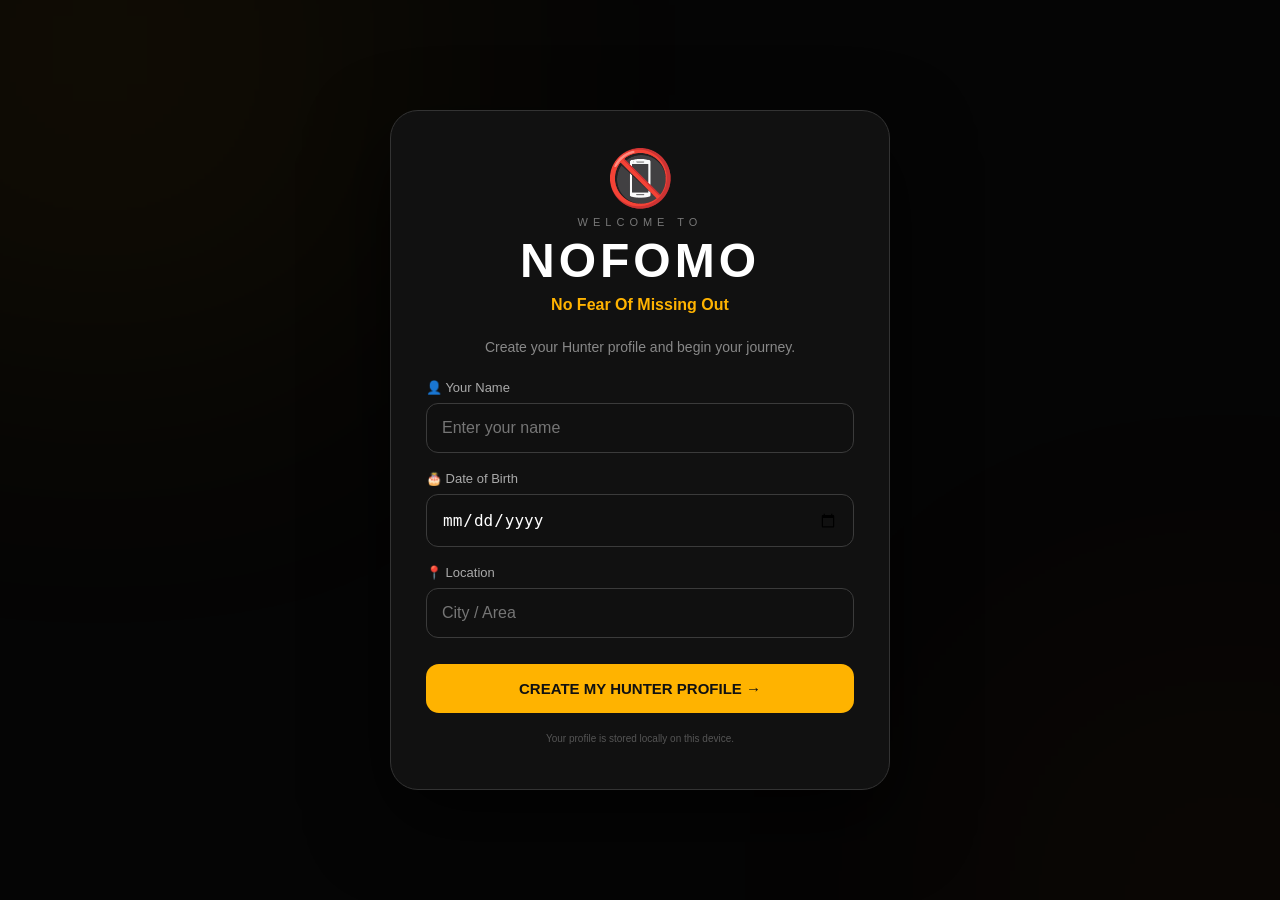
<file: index.html>
<!DOCTYPE html>
<html lang="en">
<head>
    <meta charset="UTF-8">
    <meta name="viewport" content="width=device-width, initial-scale=1.0">

    <title>NOFOMO — Create Your Profile</title>

    <style>
        * {
            box-sizing: border-box;
        }

        body {
            margin: 0;
            min-height: 100vh;
            font-family: Arial, sans-serif;
            background: #050505;
            color: white;

            display: flex;
            align-items: center;
            justify-content: center;

            overflow: hidden;
        }

        /* Background glow */

        body::before {
            content: "";
            position: fixed;

            width: 500px;
            height: 500px;

            background: #ffb300;
            filter: blur(180px);

            opacity: 0.08;

            top: -200px;
            left: -150px;

            pointer-events: none;
        }

        body::after {
            content: "";
            position: fixed;

            width: 400px;
            height: 400px;

            background: #ff6f00;
            filter: blur(180px);

            opacity: 0.06;

            right: -150px;
            bottom: -200px;

            pointer-events: none;
        }

        /* Main card */

        .card {
            width: 92%;
            max-width: 500px;

            padding: 35px;

            background: rgba(18, 18, 18, 0.95);

            border: 1px solid #333;
            border-radius: 28px;

            box-shadow:
                0 30px 80px rgba(0, 0, 0, 0.7);

            text-align: center;

            position: relative;
            z-index: 2;
        }

        /* Logo */

        .logo {
            font-size: 55px;

            margin-bottom: 5px;

            animation: float 3s ease-in-out infinite;
        }

        .welcome {
            color: #777;

            font-size: 11px;

            letter-spacing: 5px;

            margin: 5px 0;
        }

        h1 {
            margin: 0;

            font-size: 48px;

            letter-spacing: 4px;
        }

        .tagline {
            color: #ffb300;

            font-weight: bold;

            margin-top: 8px;
        }

        .description {
            color: #888;

            font-size: 14px;

            margin: 25px 0;
        }

        /* Form */

        .form-group {
            text-align: left;

            margin-bottom: 18px;
        }

        label {
            display: block;

            color: #aaa;

            font-size: 13px;

            margin-bottom: 8px;
        }

        input {
            width: 100%;

            padding: 15px;

            border-radius: 12px;

            border: 1px solid #3b3b3b;

            background: #101010;

            color: white;

            font-size: 16px;

            outline: none;
        }

        input:focus {
            border-color: #ffb300;

            box-shadow:
                0 0 15px rgba(255, 179, 0, 0.12);
        }

        /* Button */

        .continue-button {
            width: 100%;

            padding: 16px;

            margin-top: 8px;

            border: none;

            border-radius: 13px;

            background: #ffb300;

            color: #111;

            font-size: 15px;

            font-weight: bold;

            cursor: pointer;

            transition: 0.2s;
        }

        .continue-button:hover {
            transform: translateY(-2px);

            box-shadow:
                0 10px 30px rgba(255, 179, 0, 0.25);
        }

        /* Profile preview */

        #profilePreview {
            display: none;

            margin-top: 25px;

            padding: 20px;

            background: #101010;

            border: 1px solid #292929;

            border-radius: 18px;
        }

        .avatar {
            width: 70px;
            height: 70px;

            margin: 0 auto 15px;

            display: flex;

            align-items: center;
            justify-content: center;

            border-radius: 50%;

            background: #ffb300;

            color: #111;

            font-size: 30px;

            font-weight: bold;
        }

        .profile-name {
            font-size: 22px;

            font-weight: bold;
        }

        .profile-info {
            color: #777;

            font-size: 13px;

            margin-top: 7px;
        }

        .enter-button {
            width: 100%;

            padding: 16px;

            margin-top: 20px;

            border: none;

            border-radius: 13px;

            background: #ffb300;

            color: #111;

            font-size: 15px;

            font-weight: bold;

            cursor: pointer;
        }

        .privacy {
            color: #555;

            font-size: 10px;

            margin-top: 20px;
        }

        /* Animation */

        @keyframes float {

            0%, 100% {
                transform: translateY(0);
            }

            50% {
                transform: translateY(-8px);
            }

        }

        @media (max-width: 500px) {

            .card {
                padding: 25px 18px;
            }

            h1 {
                font-size: 40px;
            }

        }
    </style>
</head>

<body>

<div class="card">

    <!-- NOFOMO HEADER -->

    <div class="logo">
        📵
    </div>

    <p class="welcome">
        WELCOME TO
    </p>

    <h1>
        NOFOMO
    </h1>

    <p class="tagline">
        No Fear Of Missing Out
    </p>

    <p class="description">
        Create your Hunter profile and begin your journey.
    </p>


    <!-- PROFILE FORM -->

    <div id="profileForm">

        <div class="form-group">

            <label for="name">
                👤 Your Name
            </label>

            <input
                id="name"
                type="text"
                placeholder="Enter your name"
                maxlength="30"
            >

        </div>


        <div class="form-group">

            <label for="dob">
                🎂 Date of Birth
            </label>

            <input
                id="dob"
                type="date"
            >

        </div>


        <div class="form-group">

            <label for="location">
                📍 Location
            </label>

            <input
                id="location"
                type="text"
                placeholder="City / Area"
                maxlength="50"
            >

        </div>


        <button
            class="continue-button"
            onclick="createProfile()"
        >
            CREATE MY HUNTER PROFILE →
        </button>

    </div>


    <!-- PROFILE PREVIEW -->

    <div id="profilePreview">

        <div
            class="avatar"
            id="avatar"
        >
            ?
        </div>

        <div
            class="profile-name"
            id="profileName"
        >
            Hunter
        </div>

        <div
            class="profile-info"
            id="profileDOB"
        >
        </div>

        <div
            class="profile-info"
            id="profileLocation"
        >
        </div>


        <button
            class="enter-button"
            onclick="enterApp()"
        >
            🚀 ENTER NOFOMO
        </button>

    </div>


    <p class="privacy">
        Your profile is stored locally on this device.
    </p>

</div>


<script>

function createProfile() {

    const name =
        document.getElementById("name")
        .value.trim();

    const dob =
        document.getElementById("dob")
        .value;

    const location =
        document.getElementById("location")
        .value.trim();


    /* Validate name */

    if (name === "") {

        alert("Please enter your name.");

        return;
    }


    /* Validate date of birth */

    if (dob === "") {

        alert("Please select your date of birth.");

        return;
    }


    /* Validate location */

    if (location === "") {

        alert("Please enter your location.");

        return;
    }


    /* Show avatar */

    document.getElementById("avatar")
        .textContent =
        name.charAt(0).toUpperCase();


    /* Show name */

    document.getElementById("profileName")
        .textContent = name;


    /* Show DOB */

    document.getElementById("profileDOB")
        .textContent =
        "🎂 " + dob;


    /* Show location */

    document.getElementById("profileLocation")
        .textContent =
        "📍 " + location;


    /* Hide form */

    document.getElementById("profileForm")
        .style.display = "none";


    /* Show profile */

    document.getElementById("profilePreview")
        .style.display = "block";

}


/* ENTER NOFOMO */

function enterApp() {

    const name =
        document.getElementById("name")
        .value.trim();

    const dob =
        document.getElementById("dob")
        .value;

    const location =
        document.getElementById("location")
        .value.trim();


    /* Save profile */

    const profile = {

        name: name,

        dateOfBirth: dob,

        location: location,

        xp: 0,

        rank: "F",

        streak: 0,

        totalAwayMinutes: 0,

        bestStreak: 0,

        createdAt:
            new Date().toISOString()

    };


    localStorage.setItem(
        "nofomoProfile",
        JSON.stringify(profile)
    );


    localStorage.setItem(
        "nofomoOnboardingComplete",
        "true"
    );


    /*
       Your existing app should be
       named dashboard.html
    */

    window.location.href =
        "dashboard.html";
}

</script>

</body>
</html>
</file>
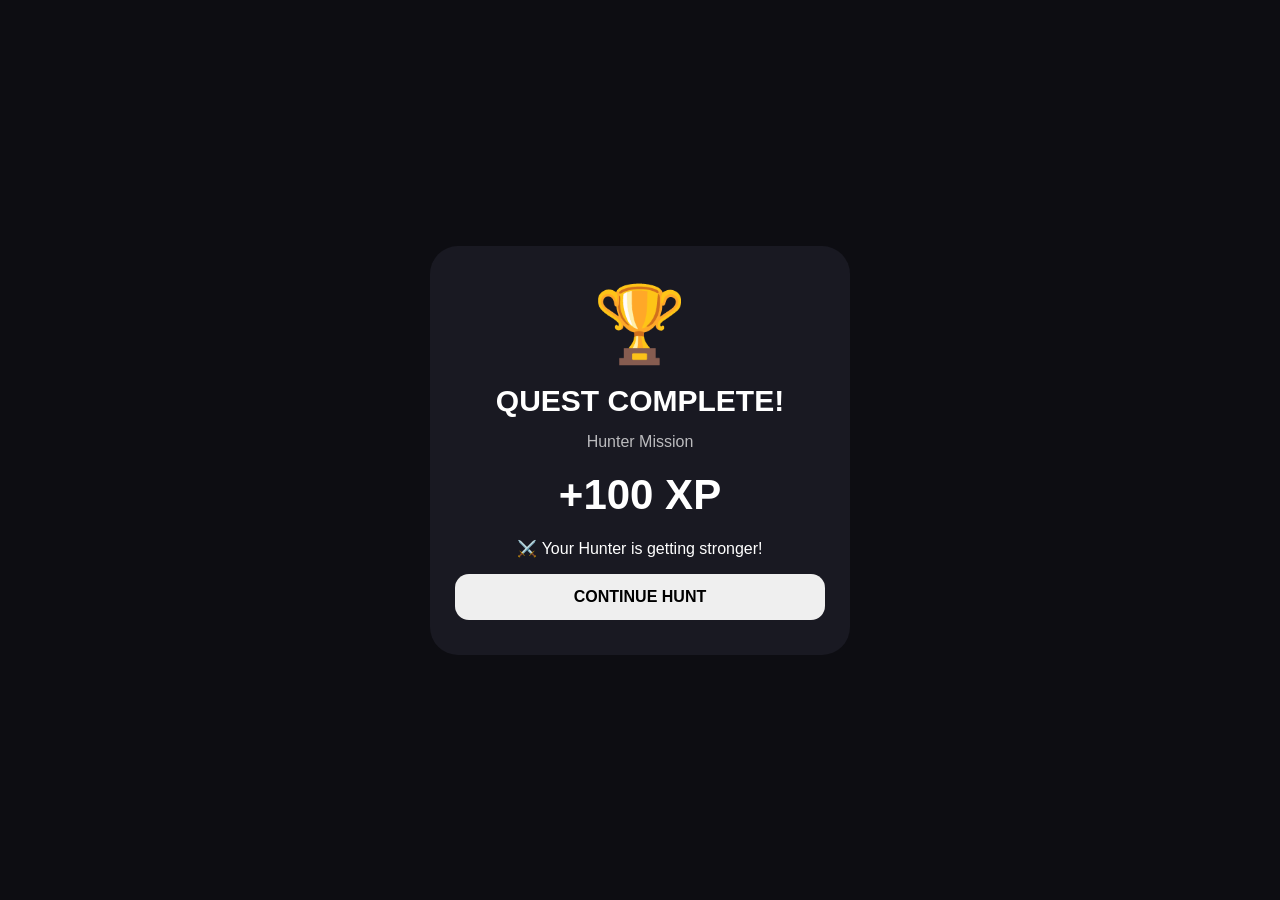
<file: congratulations.html>
<!DOCTYPE html>
<html>
<head>

    <title>Quest Complete</title>

    <style>

        * {
            box-sizing: border-box;
        }

        body {
            margin: 0;
            min-height: 100vh;
            display: flex;
            justify-content: center;
            align-items: center;
            font-family: Arial, sans-serif;
            background: #0d0d12;
            color: white;
            text-align: center;
        }

        .box {
            width: 90%;
            max-width: 420px;
            padding: 35px 25px;
            border-radius: 28px;
            background: #191922;
            animation: appear .5s ease;
        }

        .trophy {
            font-size: 75px;
            animation: bounce 1s infinite alternate;
        }

        h1 {
            font-size: 30px;
            margin: 15px 0;
        }

        .quest {
            opacity: .7;
            margin-bottom: 20px;
        }

        .xp {
            font-size: 42px;
            font-weight: 900;
            margin: 20px 0;
        }

        button {
            width: 100%;
            padding: 14px;
            border: none;
            border-radius: 14px;
            font-size: 16px;
            font-weight: bold;
            cursor: pointer;
        }

        @keyframes appear {

            from {
                transform: scale(.7);
                opacity: 0;
            }

            to {
                transform: scale(1);
                opacity: 1;
            }

        }

        @keyframes bounce {

            from {
                transform: translateY(0);
            }

            to {
                transform: translateY(-10px);
            }

        }

    </style>

</head>


<body>

<div class="box">

    <div class="trophy">
        🏆
    </div>

    <h1>
        QUEST COMPLETE!
    </h1>

    <div class="quest" id="questName">
        Hunter Mission
    </div>

    <div class="xp">
        +<span id="reward">100</span> XP
    </div>

    <p>
        ⚔️ Your Hunter is getting stronger!
    </p>

    <button onclick="goBack()">
        CONTINUE HUNT
    </button>

</div>


<script>

    const params =
        new URLSearchParams(window.location.search);

    const reward =
        params.get("xp") || 100;

    const quest =
        params.get("quest") || "Hunter Mission";


    document.getElementById("reward")
        .textContent = reward;

    document.getElementById("questName")
        .textContent = quest;


    function goBack() {

        window.location.href = "quests.html";

    }

</script>

</body>
</html>
</file>
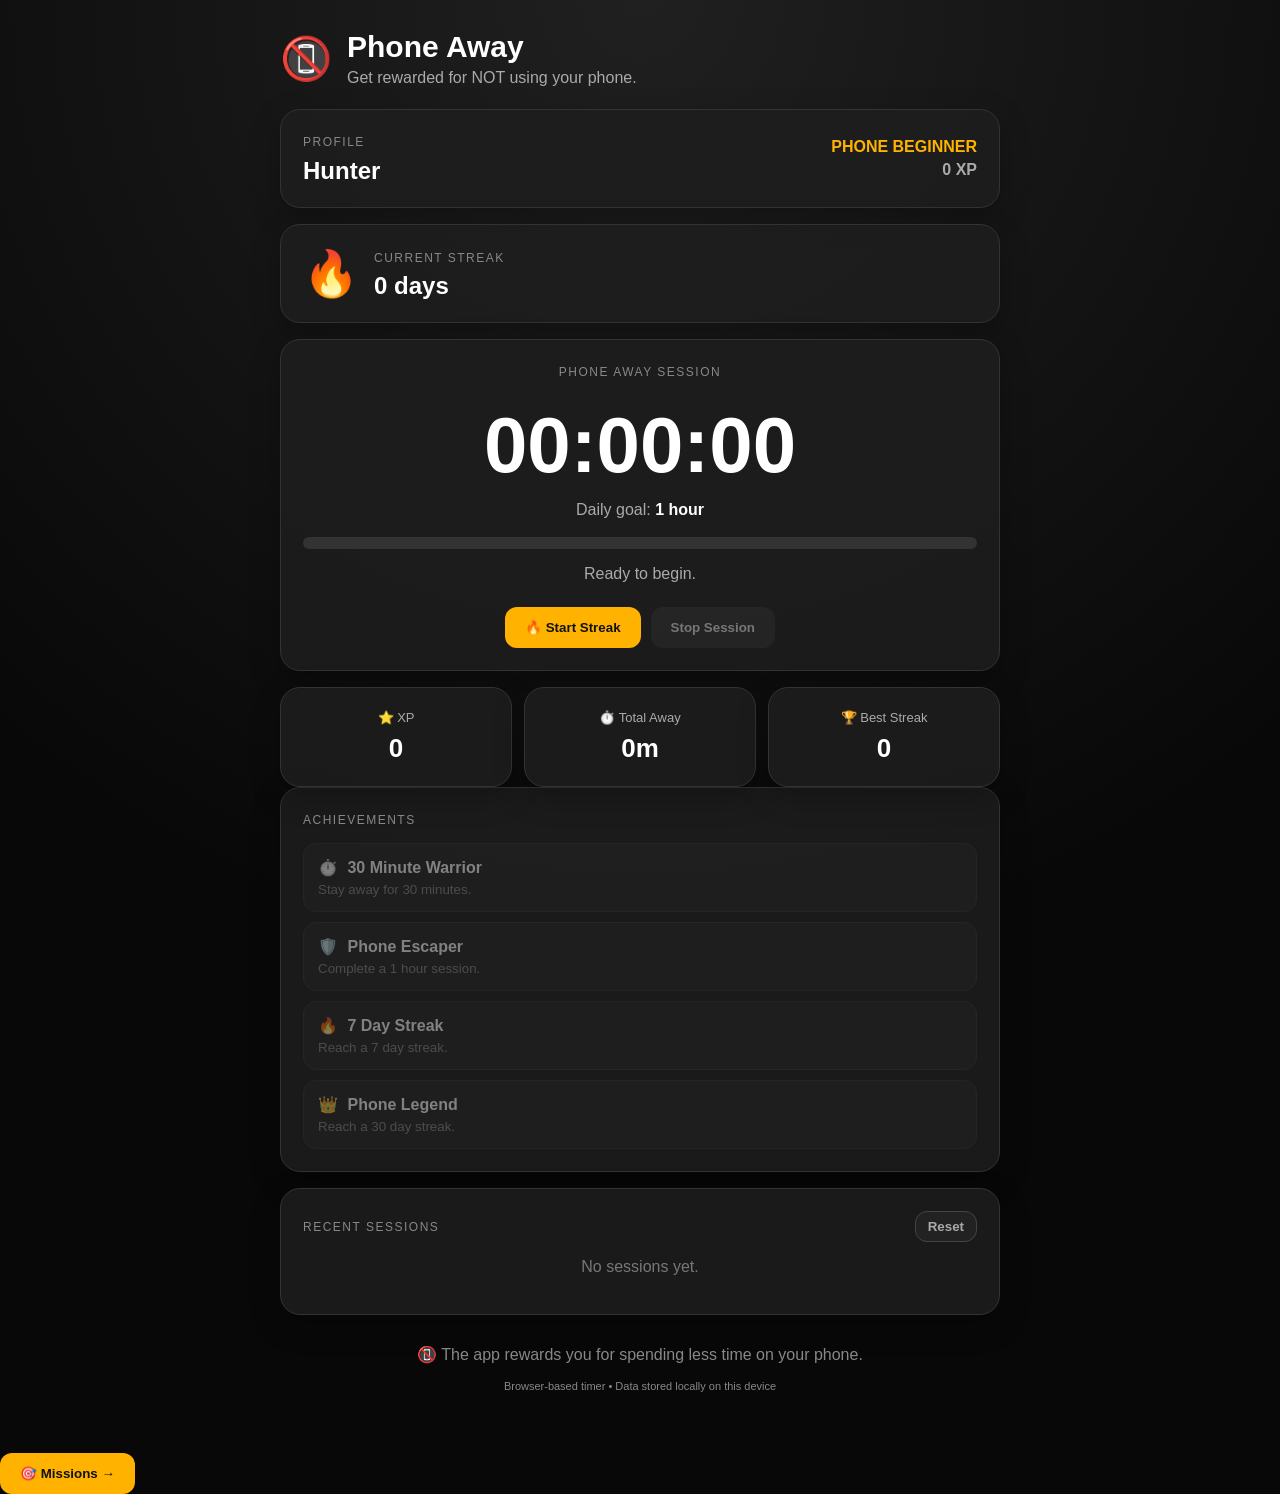
<file: dashboard.html>
<!DOCTYPE html>
<html lang="en">
<head>
  <meta charset="UTF-8">
  <meta name="viewport" content="width=device-width, initial-scale=1.0">
  <title>Phone Away 🔥</title>
  <link rel="stylesheet" href="style.css">
</head>

<body>
  <main class="app">

    <header>
      <div class="logo">📵</div>
      <div>
        <h1>Phone Away</h1>
        <p>Get rewarded for NOT using your phone.</p>
      </div>
    </header>

    <section class="profile card">
      <div>
        <span class="muted">PROFILE</span>
        <h2 id="username">Hunter</h2>
      </div>

      <div class="rank">
        <span id="rankName">Phone Beginner</span>
        <strong id="xpText">0 XP</strong>
      </div>
    </section>

    <section class="streak card">
      <div class="streak-icon">🔥</div>
      <div>
        <span class="muted">CURRENT STREAK</span>
        <h2><span id="streak">0</span> days</h2>
      </div>
    </section>

    <section class="timer-card card">
      <span class="muted">PHONE AWAY SESSION</span>

      <div id="timer">00:00:00</div>

      <div class="goal">
        Daily goal: <strong id="goalText">1 hour</strong>
      </div>

      <div class="progress">
        <div id="progressBar"></div>
      </div>

      <p id="status">Ready to begin.</p>

      <div class="buttons">
        <button id="startBtn" onclick="startSession()">🔥 Start Streak</button>
        <button id="stopBtn" onclick="stopSession()" class="secondary" disabled>
          Stop Session
        </button>
      </div>
    </section>

    <section class="stats">
      <div class="stat card">
        <span>⭐ XP</span>
        <strong id="xp">0</strong>
      </div>

      <div class="stat card">
        <span>⏱️ Total Away</span>
        <strong id="totalAway">0m</strong>
      </div>

      <div class="stat card">
        <span>🏆 Best Streak</span>
        <strong id="bestStreak">0</strong>
      </div>
    </section>

    <section class="card achievements">
      <span class="muted">ACHIEVEMENTS</span>

      <div class="achievement-list">
        <div id="a30" class="achievement locked">
          ⏱️ <b>30 Minute Warrior</b>
          <small>Stay away for 30 minutes.</small>
        </div>

        <div id="a60" class="achievement locked">
          🛡️ <b>Phone Escaper</b>
          <small>Complete a 1 hour session.</small>
        </div>

        <div id="a7" class="achievement locked">
          🔥 <b>7 Day Streak</b>
          <small>Reach a 7 day streak.</small>
        </div>

        <div id="a30day" class="achievement locked">
          👑 <b>Phone Legend</b>
          <small>Reach a 30 day streak.</small>
        </div>
      </div>
    </section>

    <section class="card history">
      <div class="section-title">
        <span class="muted">RECENT SESSIONS</span>
        <button class="clear" onclick="resetData()">Reset</button>
      </div>

      <div id="historyList">
        <p class="empty">No sessions yet.</p>
      </div>
    </section>

    <footer>
      <p>📵 The app rewards you for spending less time on your phone.</p>
      <p class="tiny">Browser-based timer • Data stored locally on this device</p>
    </footer>

  </main>

  <div id="celebration" class="celebration hidden">
    <div class="celebration-box">
      <div id="celebrationIcon">🔥</div>
      <h2 id="celebrationTitle">STREAK COMPLETE!</h2>
      <p id="celebrationText"></p>
      <button onclick="closeCelebration()">Continue</button>
    </div>
  </div>

  <script src="script.js"></script>
</body>
</html>
<button class="next-btn"
onclick="window.location.href='missions.html'">
🎯 Missions →
</button>
</file>
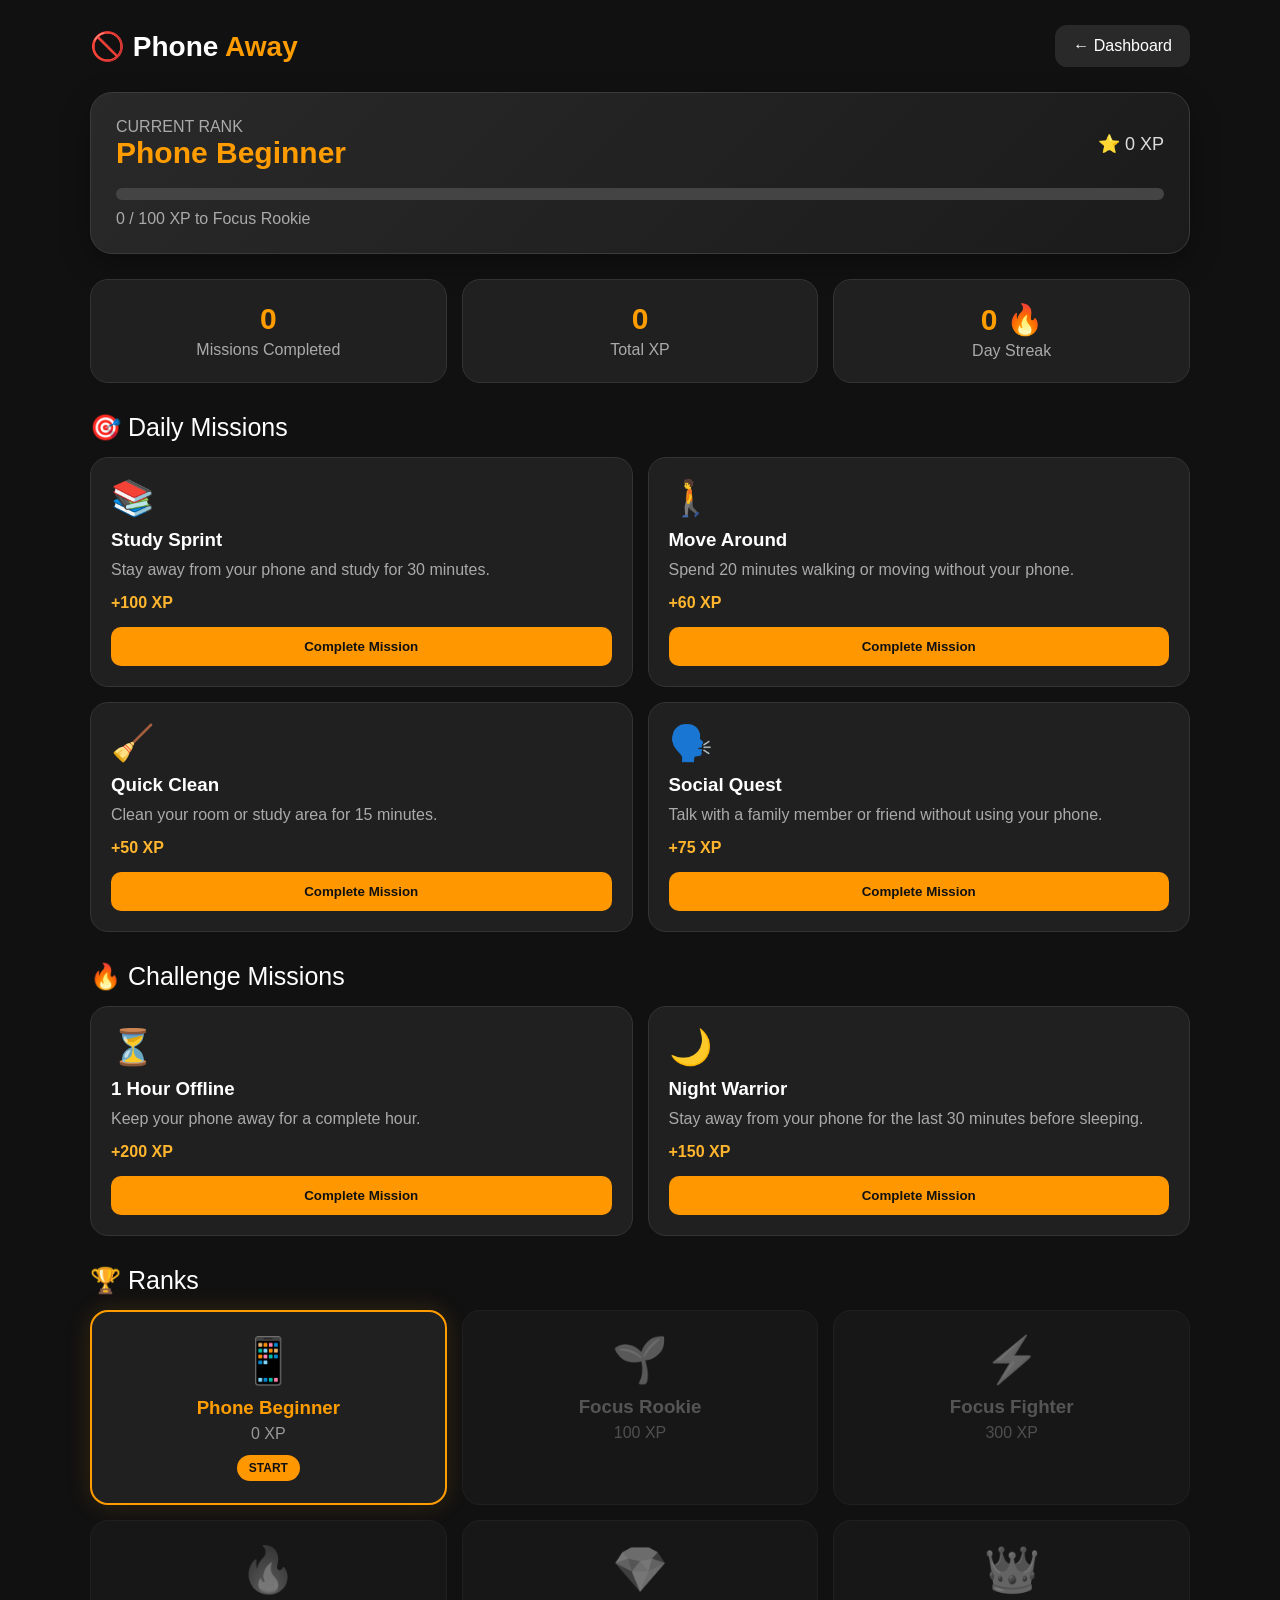
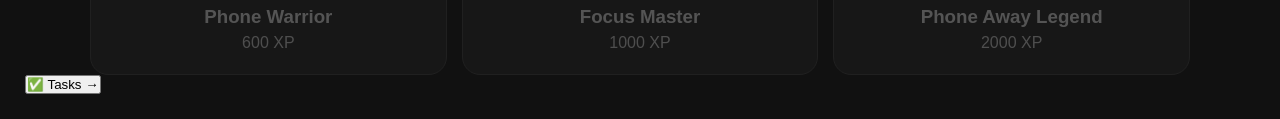
<file: missions-ranks.html>
<!DOCTYPE html>
<html lang="en">
<head>
<meta charset="UTF-8">
<meta name="viewport" content="width=device-width, initial-scale=1.0">
<title>Phone Away - Missions & Ranks</title>

<style>
* {
    box-sizing: border-box;
    margin: 0;
    padding: 0;
    font-family: Arial, sans-serif;
}

body {
    background: #111;
    color: white;
    min-height: 100vh;
    padding: 25px;
}

.container {
    max-width: 1100px;
    margin: auto;
}

/* HEADER */
.header {
    display: flex;
    justify-content: space-between;
    align-items: center;
    margin-bottom: 25px;
}

.logo {
    font-size: 28px;
    font-weight: bold;
}

.logo span {
    color: #ff9d00;
}

.back {
    text-decoration: none;
    color: white;
    background: #292929;
    padding: 12px 18px;
    border-radius: 12px;
}

/* PROFILE */
.profile {
    background: linear-gradient(135deg, #292929, #1b1b1b);
    border: 1px solid #3b3b3b;
    border-radius: 22px;
    padding: 25px;
    margin-bottom: 25px;
    box-shadow: 0 10px 30px rgba(0,0,0,.3);
}

.profile-top {
    display: flex;
    justify-content: space-between;
    align-items: center;
}

.rank-name {
    font-size: 30px;
    font-weight: bold;
    color: #ff9d00;
}

.xp {
    font-size: 18px;
    color: #ddd;
}

.progress {
    height: 12px;
    background: #444;
    border-radius: 20px;
    margin-top: 18px;
    overflow: hidden;
}

.progress-bar {
    height: 100%;
    width: 0%;
    background: linear-gradient(90deg, #ff6a00, #ffc400);
    border-radius: 20px;
    transition: width .5s ease;
}

.progress-text {
    margin-top: 10px;
    color: #aaa;
}

/* STATS */
.stats {
    display: grid;
    grid-template-columns: repeat(3, 1fr);
    gap: 15px;
    margin-bottom: 30px;
}

.stat {
    background: #202020;
    padding: 22px;
    border-radius: 18px;
    text-align: center;
    border: 1px solid #333;
}

.stat .number {
    font-size: 30px;
    font-weight: bold;
    color: #ff9d00;
}

.stat p {
    color: #aaa;
    margin-top: 5px;
}

/* SECTION */
.section-title {
    font-size: 25px;
    margin: 30px 0 15px;
}

/* MISSIONS */
.missions {
    display: grid;
    grid-template-columns: repeat(2, 1fr);
    gap: 15px;
}

.mission {
    background: #202020;
    border: 1px solid #343434;
    border-radius: 18px;
    padding: 20px;
    transition: .3s;
}

.mission:hover {
    transform: translateY(-4px);
    border-color: #ff9d00;
    box-shadow: 0 10px 25px rgba(255,157,0,.12);
}

.mission.completed {
    opacity: .55;
    border-color: #45d483;
}

.mission-icon {
    font-size: 35px;
    margin-bottom: 10px;
}

.mission h3 {
    margin-bottom: 7px;
}

.mission p {
    color: #aaa;
    line-height: 1.5;
}

.reward {
    color: #ffb52e;
    margin-top: 12px;
    font-weight: bold;
}

.complete-btn {
    width: 100%;
    margin-top: 15px;
    padding: 12px;
    border: none;
    border-radius: 10px;
    background: #ff9700;
    color: #111;
    font-weight: bold;
    cursor: pointer;
}

.complete-btn:hover {
    background: #ffb52e;
}

.complete-btn:disabled {
    background: #45d483;
    color: white;
    cursor: default;
}

/* RANKS */
.ranks {
    display: grid;
    grid-template-columns: repeat(3, 1fr);
    gap: 15px;
}

.rank {
    background: #202020;
    border: 1px solid #333;
    border-radius: 18px;
    padding: 22px;
    text-align: center;
    position: relative;
}

.rank-icon {
    font-size: 45px;
    margin-bottom: 10px;
}

.rank h3 {
    color: #ff9d00;
    margin-bottom: 6px;
}

.rank p {
    color: #999;
}

.rank.locked {
    filter: grayscale(1);
    opacity: .45;
}

.current {
    border: 2px solid #ff9d00;
    box-shadow: 0 0 25px rgba(255,157,0,.15);
}

.badge {
    display: inline-block;
    margin-top: 12px;
    padding: 6px 12px;
    background: #ff9700;
    color: #111;
    border-radius: 20px;
    font-size: 12px;
    font-weight: bold;
}

/* MOBILE */
@media(max-width: 700px) {

    body {
        padding: 15px;
    }

    .header {
        flex-direction: column;
        gap: 15px;
        align-items: flex-start;
    }

    .stats {
        grid-template-columns: 1fr;
    }

    .missions {
        grid-template-columns: 1fr;
    }

    .ranks {
        grid-template-columns: 1fr;
    }

    .profile-top {
        flex-direction: column;
        align-items: flex-start;
        gap: 10px;
    }
}
</style>
</head>

<body>

<div class="container">

    <div class="header">
        <div class="logo">🚫 Phone <span>Away</span></div>
        <a class="back" href="dashboard.html">← Dashboard</a>
    </div>

    <!-- PROFILE -->
    <div class="profile">

        <div class="profile-top">
            <div>
                <div style="color:#aaa;">CURRENT RANK</div>
                <div class="rank-name" id="rankName">Phone Beginner</div>
            </div>

            <div class="xp">
                ⭐ <span id="xp">0</span> XP
            </div>
        </div>

        <div class="progress">
            <div class="progress-bar" id="progressBar"></div>
        </div>

        <div class="progress-text" id="progressText">
            0 / 100 XP to next rank
        </div>

    </div>

    <!-- STATS -->
    <div class="stats">

        <div class="stat">
            <div class="number" id="completed">0</div>
            <p>Missions Completed</p>
        </div>

        <div class="stat">
            <div class="number" id="totalXP">0</div>
            <p>Total XP</p>
        </div>

        <div class="stat">
            <div class="number" id="streak">0 🔥</div>
            <p>Day Streak</p>
        </div>

    </div>


    <!-- DAILY MISSIONS -->
    <div class="section-title">🎯 Daily Missions</div>

    <div class="missions">

        <div class="mission" data-id="study">
            <div class="mission-icon">📚</div>
            <h3>Study Sprint</h3>
            <p>Stay away from your phone and study for 30 minutes.</p>
            <div class="reward">+100 XP</div>
            <button class="complete-btn" onclick="completeMission('study',100,this)">
                Complete Mission
            </button>
        </div>

        <div class="mission" data-id="walk">
            <div class="mission-icon">🚶</div>
            <h3>Move Around</h3>
            <p>Spend 20 minutes walking or moving without your phone.</p>
            <div class="reward">+60 XP</div>
            <button class="complete-btn" onclick="completeMission('walk',60,this)">
                Complete Mission
            </button>
        </div>

        <div class="mission" data-id="clean">
            <div class="mission-icon">🧹</div>
            <h3>Quick Clean</h3>
            <p>Clean your room or study area for 15 minutes.</p>
            <div class="reward">+50 XP</div>
            <button class="complete-btn" onclick="completeMission('clean',50,this)">
                Complete Mission
            </button>
        </div>

        <div class="mission" data-id="social">
            <div class="mission-icon">🗣️</div>
            <h3>Social Quest</h3>
            <p>Talk with a family member or friend without using your phone.</p>
            <div class="reward">+75 XP</div>
            <button class="complete-btn" onclick="completeMission('social',75,this)">
                Complete Mission
            </button>
        </div>

    </div>


    <!-- HARD MISSIONS -->
    <div class="section-title">🔥 Challenge Missions</div>

    <div class="missions">

        <div class="mission" data-id="hour">
            <div class="mission-icon">⏳</div>
            <h3>1 Hour Offline</h3>
            <p>Keep your phone away for a complete hour.</p>
            <div class="reward">+200 XP</div>
            <button class="complete-btn" onclick="completeMission('hour',200,this)">
                Complete Mission
            </button>
        </div>

        <div class="mission" data-id="night">
            <div class="mission-icon">🌙</div>
            <h3>Night Warrior</h3>
            <p>Stay away from your phone for the last 30 minutes before sleeping.</p>
            <div class="reward">+150 XP</div>
            <button class="complete-btn" onclick="completeMission('night',150,this)">
                Complete Mission
            </button>
        </div>

    </div>


    <!-- RANKS -->
    <div class="section-title">🏆 Ranks</div>

    <div class="ranks">

        <div class="rank" data-rank="0">
            <div class="rank-icon">📱</div>
            <h3>Phone Beginner</h3>
            <p>0 XP</p>
            <span class="badge">START</span>
        </div>

        <div class="rank" data-rank="100">
            <div class="rank-icon">🌱</div>
            <h3>Focus Rookie</h3>
            <p>100 XP</p>
        </div>

        <div class="rank" data-rank="300">
            <div class="rank-icon">⚡</div>
            <h3>Focus Fighter</h3>
            <p>300 XP</p>
        </div>

        <div class="rank" data-rank="600">
            <div class="rank-icon">🔥</div>
            <h3>Phone Warrior</h3>
            <p>600 XP</p>
        </div>

        <div class="rank" data-rank="1000">
            <div class="rank-icon">💎</div>
            <h3>Focus Master</h3>
            <p>1000 XP</p>
        </div>

        <div class="rank" data-rank="2000">
            <div class="rank-icon">👑</div>
            <h3>Phone Away Legend</h3>
            <p>2000 XP</p>
        </div>

    </div>

</div>


<script>

let xp = Number(localStorage.getItem("phoneAwayXP")) || 0;

let completed =
    JSON.parse(localStorage.getItem("phoneAwayMissions")) || [];

let streak =
    Number(localStorage.getItem("phoneAwayStreak")) || 0;


const ranks = [
    { xp: 0, name: "Phone Beginner" },
    { xp: 100, name: "Focus Rookie" },
    { xp: 300, name: "Focus Fighter" },
    { xp: 600, name: "Phone Warrior" },
    { xp: 1000, name: "Focus Master" },
    { xp: 2000, name: "Phone Away Legend" }
];


function getRank() {

    let current = ranks[0];

    for (let i = 0; i < ranks.length; i++) {

        if (xp >= ranks[i].xp) {
            current = ranks[i];
        }

    }

    return current;
}


function updateUI() {

    const current = getRank();

    let next = null;

    for (let i = 0; i < ranks.length; i++) {

        if (ranks[i].xp > xp) {
            next = ranks[i];
            break;
        }

    }

    document.getElementById("rankName").textContent =
        current.name;

    document.getElementById("xp").textContent = xp;

    document.getElementById("totalXP").textContent = xp;

    document.getElementById("completed").textContent =
        completed.length;

    document.getElementById("streak").textContent =
        streak + " 🔥";


    if (next) {

        let previousXP = current.xp;

        let needed = next.xp - previousXP;

        let earned = xp - previousXP;

        let percentage =
            Math.min((earned / needed) * 100, 100);

        document.getElementById("progressBar").style.width =
            percentage + "%";

        document.getElementById("progressText").textContent =
            xp + " / " + next.xp + " XP to " + next.name;

    } else {

        document.getElementById("progressBar").style.width =
            "100%";

        document.getElementById("progressText").textContent =
            "👑 Maximum Rank Achieved!";
    }


    document.querySelectorAll(".rank").forEach(card => {

        let required =
            Number(card.dataset.rank);

        if (xp >= required) {

            card.classList.remove("locked");

        } else {

            card.classList.add("locked");

        }

        if (
            required === current.xp
        ) {

            card.classList.add("current");

        } else {

            card.classList.remove("current");

        }

    });


    document.querySelectorAll(".mission").forEach(card => {

        let id = card.dataset.id;

        let button =
            card.querySelector(".complete-btn");

        if (completed.includes(id)) {

            card.classList.add("completed");

            button.disabled = true;

            button.textContent = "✓ Completed";

        }

    });

}


function completeMission(id, reward, button) {

    if (completed.includes(id)) {
        return;
    }

    completed.push(id);

    xp += reward;

    streak++;

    localStorage.setItem(
        "phoneAwayXP",
        xp
    );

    localStorage.setItem(
        "phoneAwayMissions",
        JSON.stringify(completed)
    );

    localStorage.setItem(
        "phoneAwayStreak",
        streak
    );

    button.disabled = true;

    button.textContent = "✓ Completed";

    updateUI();

    alert("Mission Complete! +" + reward + " XP 🎉");
}


updateUI();

</script>

</body>
</html>

<button class="next-btn"
onclick="window.location.href='tasks.html'">
✅ Tasks →
</button>
</file>
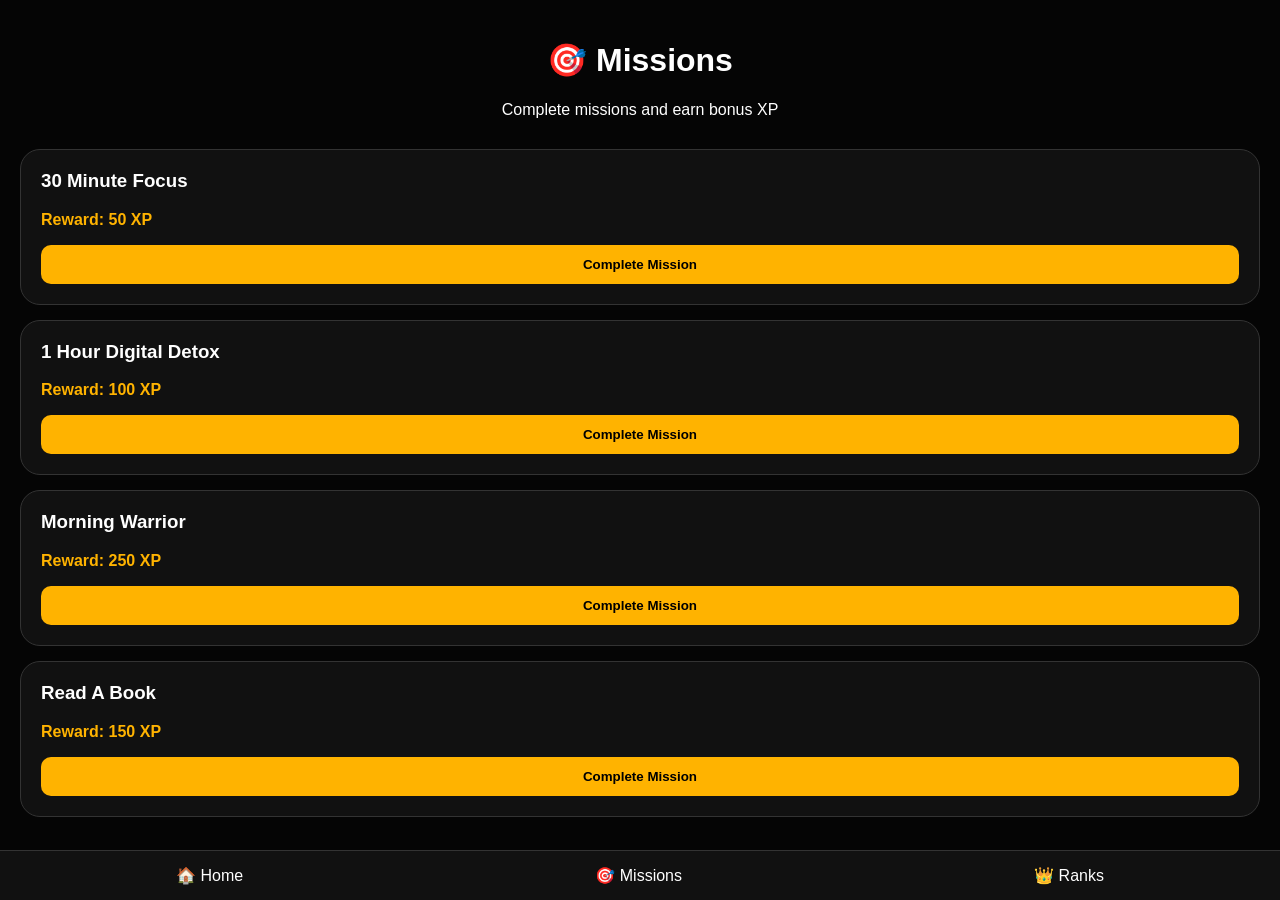
<file: next .html>
<!DOCTYPE html>
<html lang="en">
<head>
<meta charset="UTF-8">
<meta name="viewport" content="width=device-width, initial-scale=1.0">
<title>NOFOMO Missions</title>

<style>
body{
    margin:0;
    font-family:Arial,sans-serif;
    background:#050505;
    color:white;
    padding:20px;
}

.header{
    text-align:center;
    margin-bottom:30px;
}

.card{
    background:#111;
    border:1px solid #333;
    border-radius:20px;
    padding:20px;
    margin-bottom:15px;
}

.card h3{
    margin-top:0;
}

.reward{
    color:#ffb300;
    font-weight:bold;
}

button{
    width:100%;
    padding:12px;
    border:none;
    border-radius:10px;
    background:#ffb300;
    font-weight:bold;
    cursor:pointer;
}

.nav{
    position:fixed;
    bottom:0;
    left:0;
    width:100%;
    background:#111;
    display:flex;
    justify-content:space-around;
    padding:15px 0;
    border-top:1px solid #333;
}

.nav a{
    color:white;
    text-decoration:none;
}
</style>
</head>

<body>

<div class="header">
    <h1>🎯 Missions</h1>
    <p>Complete missions and earn bonus XP</p>
</div>

<div id="missions"></div>

<div class="nav">
    <a href="dashboard.html">🏠 Home</a>
    <a href="missions.html">🎯 Missions</a>
    <a href="ranks.html">👑 Ranks</a>
</div>

<script>

let progress = JSON.parse(
    localStorage.getItem("phoneAwayData")
) || { xp:0 };

const missions = [
{
    id:1,
    title:"30 Minute Focus",
    reward:50
},
{
    id:2,
    title:"1 Hour Digital Detox",
    reward:100
},
{
    id:3,
    title:"Morning Warrior",
    reward:250
},
{
    id:4,
    title:"Read A Book",
    reward:150
}
];

function renderMissions(){

    const container =
        document.getElementById("missions");

    container.innerHTML =
        missions.map(m => `
        <div class="card">
            <h3>${m.title}</h3>
            <p class="reward">
                Reward: ${m.reward} XP
            </p>

            <button onclick="completeMission(${m.id})">
                Complete Mission
            </button>
        </div>
    `).join("");
}

function completeMission(id){

    const mission =
        missions.find(m => m.id === id);

    progress.xp += mission.reward;

    localStorage.setItem(
        "phoneAwayData",
        JSON.stringify(progress)
    );

    alert(
        `Mission Complete!\n+${mission.reward} XP`
    );
}

renderMissions();

</script>

</body>
</html>
</file>
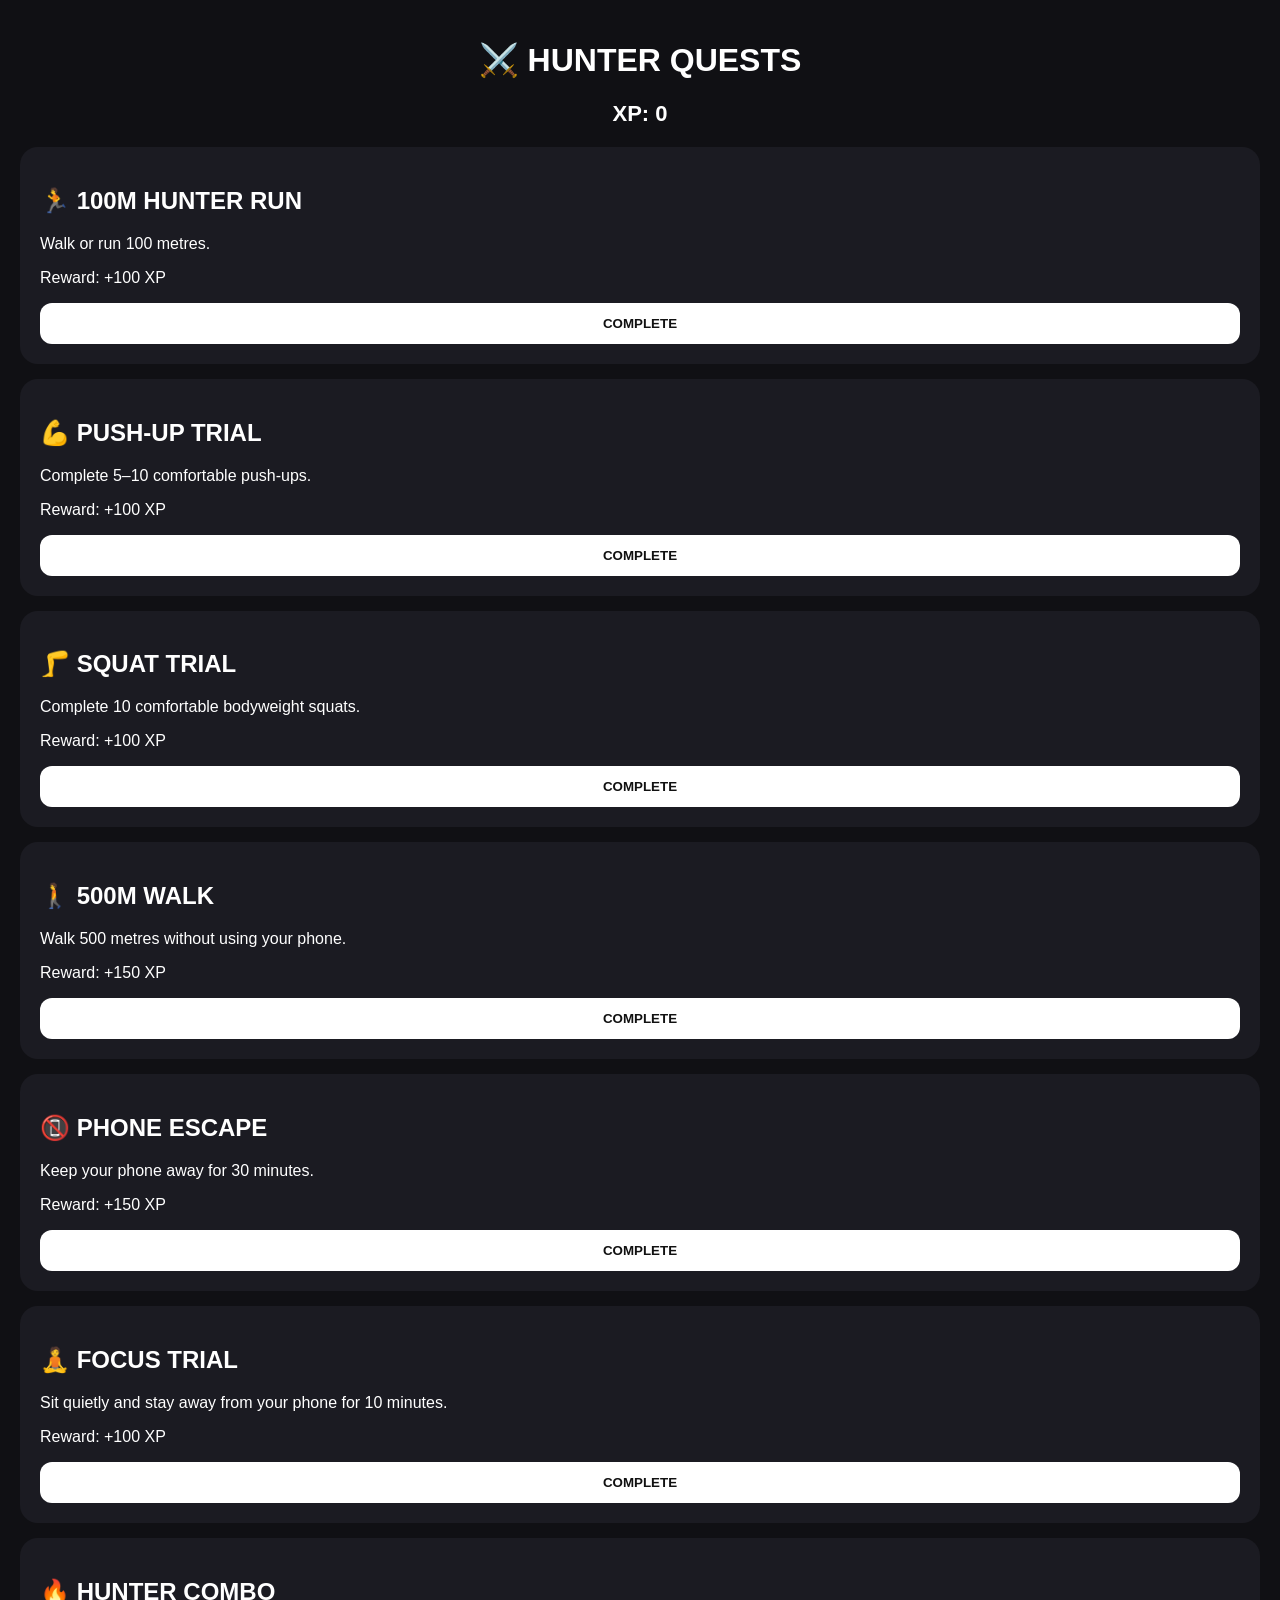
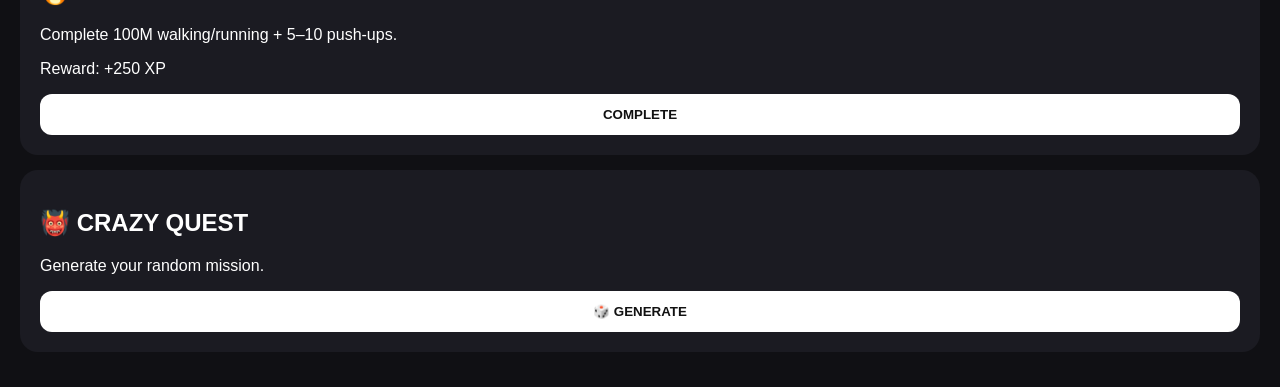
<file: quests.html>
<!DOCTYPE html>
<html>
<head>
    <title>NOFOMO - Hunter Quests</title>

    <style>
        body {
            font-family: Arial, sans-serif;
            background: #101014;
            color: white;
            padding: 20px;
            margin: 0;
        }

        h1 {
            text-align: center;
        }

        .xp {
            text-align: center;
            font-size: 22px;
            font-weight: bold;
            margin: 20px;
        }

        .card {
            background: #1b1b22;
            padding: 20px;
            margin: 15px 0;
            border-radius: 18px;
        }

        button {
            width: 100%;
            padding: 13px;
            border: none;
            border-radius: 12px;
            background: white;
            color: #111;
            font-weight: bold;
            cursor: pointer;
        }

        button:hover {
            transform: scale(1.02);
        }

        .completed {
            opacity: 0.5;
        }
    </style>
</head>

<body>

<h1>⚔️ HUNTER QUESTS</h1>

<div class="xp">
    XP: <span id="xp">0</span>
</div>


<div class="card">
    <h2>🏃 100M HUNTER RUN</h2>
    <p>Walk or run 100 metres.</p>
    <p>Reward: +100 XP</p>

    <button onclick="completeQuest(this, 100)">
        COMPLETE
    </button>
</div>


<div class="card">
    <h2>💪 PUSH-UP TRIAL</h2>
    <p>Complete 5–10 comfortable push-ups.</p>
    <p>Reward: +100 XP</p>

    <button onclick="completeQuest(this, 100)">
        COMPLETE
    </button>
</div>


<div class="card">
    <h2>🦵 SQUAT TRIAL</h2>
    <p>Complete 10 comfortable bodyweight squats.</p>
    <p>Reward: +100 XP</p>

    <button onclick="completeQuest(this, 100)">
        COMPLETE
    </button>
</div>


<div class="card">
    <h2>🚶 500M WALK</h2>
    <p>Walk 500 metres without using your phone.</p>
    <p>Reward: +150 XP</p>

    <button onclick="completeQuest(this, 150)">
        COMPLETE
    </button>
</div>


<div class="card">
    <h2>📵 PHONE ESCAPE</h2>
    <p>Keep your phone away for 30 minutes.</p>
    <p>Reward: +150 XP</p>

    <button onclick="completeQuest(this, 150)">
        COMPLETE
    </button>
</div>


<div class="card">
    <h2>🧘 FOCUS TRIAL</h2>
    <p>Sit quietly and stay away from your phone for 10 minutes.</p>
    <p>Reward: +100 XP</p>

    <button onclick="completeQuest(this, 100)">
        COMPLETE
    </button>
</div>


<div class="card">
    <h2>🔥 HUNTER COMBO</h2>
    <p>
        Complete 100M walking/running + 5–10 push-ups.
    </p>

    <p>Reward: +250 XP</p>

    <button onclick="completeQuest(this, 250)">
        COMPLETE
    </button>
</div>


<div class="card">
    <h2>👹 CRAZY QUEST</h2>

    <p id="randomQuest">
        Generate your random mission.
    </p>

    <button onclick="generateQuest()">
        🎲 GENERATE
    </button>
</div>


<script>

let xp = Number(localStorage.getItem("hunterXP")) || 0;

document.getElementById("xp").textContent = xp;


function completeQuest(button, reward) {

    xp += reward;

    localStorage.setItem("hunterXP", xp);

    document.getElementById("xp").textContent = xp;

    button.textContent = "✓ COMPLETED";

    button.classList.add("completed");

    button.disabled = true;

    alert("⚔️ QUEST COMPLETE!\n\n+" + reward + " XP");
}


function generateQuest() {

    const quests = [

        "🏃 Walk or run 200 metres.",
        "💪 Complete 10 comfortable push-ups.",
        "🦵 Complete 15 comfortable squats.",
        "🚶 Walk for 10 minutes without your phone.",
        "📵 Stay away from your phone for 45 minutes.",
        "🧘 Stay completely phone-free for 20 minutes.",
        "🔥 Do the 100M + push-up Hunter Combo.",
        "🌳 Go outside and walk for 10 minutes."

    ];

    const random =
        quests[Math.floor(Math.random() * quests.length)];

    document.getElementById("randomQuest").textContent = random;
}

</script>

</body>
</html>
</file>
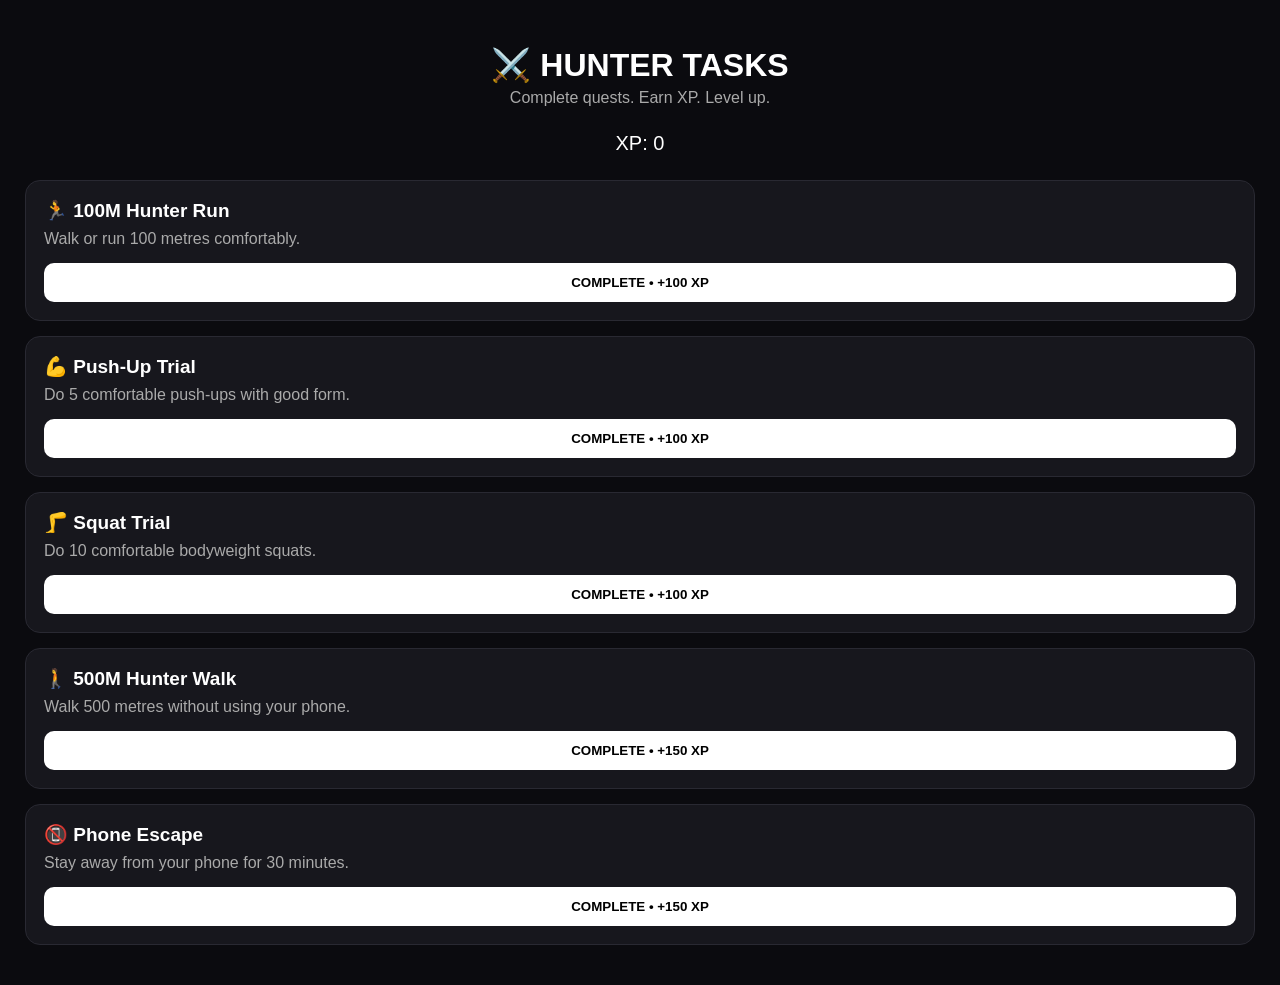
<file: tasks.html>
<!DOCTYPE html>
<html lang="en">
<head>
    <meta charset="UTF-8">
    <meta name="viewport" content="width=device-width, initial-scale=1.0">
    <title>Hunter Tasks</title>

    <style>
        body {
            margin: 0;
            font-family: Arial, sans-serif;
            background: #0b0b0f;
            color: white;
            padding: 25px;
        }

        h1 {
            text-align: center;
            margin-bottom: 5px;
        }

        .subtitle {
            text-align: center;
            color: #aaa;
            margin-bottom: 25px;
        }

        .xp {
            text-align: center;
            font-size: 20px;
            margin-bottom: 25px;
        }

        .task {
            background: #17171d;
            border: 1px solid #292932;
            border-radius: 15px;
            padding: 18px;
            margin-bottom: 15px;
        }

        .task h2 {
            margin: 0 0 8px;
            font-size: 19px;
        }

        .task p {
            color: #aaa;
            margin: 0 0 15px;
        }

        button {
            width: 100%;
            padding: 12px;
            border: none;
            border-radius: 10px;
            background: white;
            color: black;
            font-weight: bold;
            cursor: pointer;
        }

        button:hover {
            opacity: 0.85;
        }
    </style>
</head>

<body>

    <h1>⚔️ HUNTER TASKS</h1>
    <div class="subtitle">Complete quests. Earn XP. Level up.</div>

    <div class="xp">
        XP: <span id="xp">0</span>
    </div>

    <div class="task">
        <h2>🏃 100M Hunter Run</h2>
        <p>Walk or run 100 metres comfortably.</p>
        <button onclick="completeTask('100M Hunter Run', 100)">
            COMPLETE • +100 XP
        </button>
    </div>

    <div class="task">
        <h2>💪 Push-Up Trial</h2>
        <p>Do 5 comfortable push-ups with good form.</p>
        <button onclick="completeTask('Push-Up Trial', 100)">
            COMPLETE • +100 XP
        </button>
    </div>

    <div class="task">
        <h2>🦵 Squat Trial</h2>
        <p>Do 10 comfortable bodyweight squats.</p>
        <button onclick="completeTask('Squat Trial', 100)">
            COMPLETE • +100 XP
        </button>
    </div>

    <div class="task">
        <h2>🚶 500M Hunter Walk</h2>
        <p>Walk 500 metres without using your phone.</p>
        <button onclick="completeTask('500M Hunter Walk', 150)">
            COMPLETE • +150 XP
        </button>
    </div>

    <div class="task">
        <h2>📵 Phone Escape</h2>
        <p>Stay away from your phone for 30 minutes.</p>
        <button onclick="completeTask('Phone Escape', 150)">
            COMPLETE • +150 XP
        </button>
    </div>

    <script>
        let xp = Number(localStorage.getItem("hunterXP")) || 0;

        document.getElementById("xp").textContent = xp;

        function completeTask(taskName, reward) {

            xp += reward;

            localStorage.setItem("hunterXP", xp);

            window.location.href =
                "congratulations.html?xp=" + reward +
                "&quest=" + encodeURIComponent(taskName);
        }
    </script>

</body>
</html>
</file>
<file: style.css>
* {
  box-sizing: border-box;
}

body {
  margin: 0;
  font-family: Arial, sans-serif;
  background:
    radial-gradient(circle at top, #202020, #080808 60%);
  color: white;
  min-height: 100vh;
}

.app {
  width: min(720px, 94%);
  margin: auto;
  padding: 30px 0 50px;
}

header {
  display: flex;
  align-items: center;
  gap: 15px;
  margin-bottom: 22px;
}

.logo {
  font-size: 42px;
}

h1 {
  margin: 0;
  font-size: 30px;
}

header p {
  margin: 5px 0 0;
  color: #aaa;
}

.card {
  background: rgba(30, 30, 30, 0.85);
  border: 1px solid #333;
  border-radius: 20px;
  padding: 22px;
  margin-bottom: 16px;
  box-shadow: 0 10px 30px rgba(0,0,0,.25);
}

.profile {
  display: flex;
  justify-content: space-between;
  align-items: center;
}

.profile h2 {
  margin: 7px 0 0;
}

.rank {
  text-align: right;
}

.rank span {
  display: block;
  color: #ffb300;
  font-weight: bold;
}

.rank strong {
  display: block;
  margin-top: 5px;
  color: #aaa;
}

.muted {
  color: #888;
  font-size: 12px;
  letter-spacing: 1.5px;
}

.streak {
  display: flex;
  align-items: center;
  gap: 15px;
}

.streak-icon {
  font-size: 45px;
}

.streak h2 {
  margin: 6px 0 0;
}

.timer-card {
  text-align: center;
}

#timer {
  font-size: clamp(45px, 12vw, 78px);
  font-weight: bold;
  margin: 20px 0 10px;
  font-variant-numeric: tabular-nums;
}

.goal {
  color: #aaa;
  margin-bottom: 18px;
}

.goal strong {
  color: white;
}

.progress {
  width: 100%;
  height: 12px;
  background: #333;
  border-radius: 20px;
  overflow: hidden;
}

#progressBar {
  width: 0%;
  height: 100%;
  background: #ffb300;
  transition: width .3s;
}

#status {
  min-height: 22px;
  color: #aaa;
}

.buttons {
  display: flex;
  justify-content: center;
  gap: 10px;
  margin-top: 20px;
}

button {
  border: 0;
  border-radius: 12px;
  padding: 13px 20px;
  font-weight: bold;
  cursor: pointer;
  background: #ffb300;
  color: #111;
}

button:disabled {
  opacity: .4;
  cursor: not-allowed;
}

button.secondary {
  background: #333;
  color: white;
}

.stats {
  display: grid;
  grid-template-columns: repeat(3, 1fr);
  gap: 12px;
}

.stat {
  text-align: center;
  margin-bottom: 0;
}

.stat span {
  color: #aaa;
  display: block;
  font-size: 13px;
}

.stat strong {
  display: block;
  font-size: 26px;
  margin-top: 8px;
}

.achievement-list {
  display: grid;
  gap: 10px;
  margin-top: 15px;
}

.achievement {
  padding: 14px;
  border-radius: 13px;
  background: #252525;
  border: 1px solid #333;
}

.achievement b {
  margin-left: 5px;
}

.achievement small {
  display: block;
  color: #888;
  margin-top: 5px;
}

.achievement.unlocked {
  border-color: #ffb300;
}

.achievement.locked {
  opacity: .45;
}

.section-title {
  display: flex;
  justify-content: space-between;
  align-items: center;
}

.clear {
  padding: 7px 12px;
  background: #222;
  color: #aaa;
  border: 1px solid #444;
}

.session {
  display: flex;
  justify-content: space-between;
  padding: 13px 0;
  border-bottom: 1px solid #292929;
}

.session:last-child {
  border-bottom: 0;
}

.session span {
  color: #aaa;
}

.session strong {
  color: #ffb300;
}

.empty {
  color: #777;
  text-align: center;
}

footer {
  text-align: center;
  color: #888;
  margin-top: 30px;
}

.tiny {
  font-size: 11px;
}

.celebration {
  position: fixed;
  inset: 0;
  background: rgba(0,0,0,.85);
  display: flex;
  align-items: center;
  justify-content: center;
  z-index: 100;
}

.hidden {
  display: none;
}

.celebration-box {
  width: min(420px, 90%);
  text-align: center;
  background: #171717;
  border: 1px solid #444;
  border-radius: 25px;
  padding: 35px;
  animation: pop .35s ease;
}

.celebration-box > div {
  font-size: 60px;
}

.celebration-box h2 {
  margin: 12px 0;
}

@keyframes pop {
  from {
    transform: scale(.7);
    opacity: 0;
  }
  to {
    transform: scale(1);
    opacity: 1;
  }
}

@media (max-width: 550px) {
  .stats {
    grid-template-columns: 1fr;
  }

  .profile {
    align-items: flex-start;
  }

  .buttons {
    flex-direction: column;
  }

  button {
    width: 100%;
  }
}
</file>
